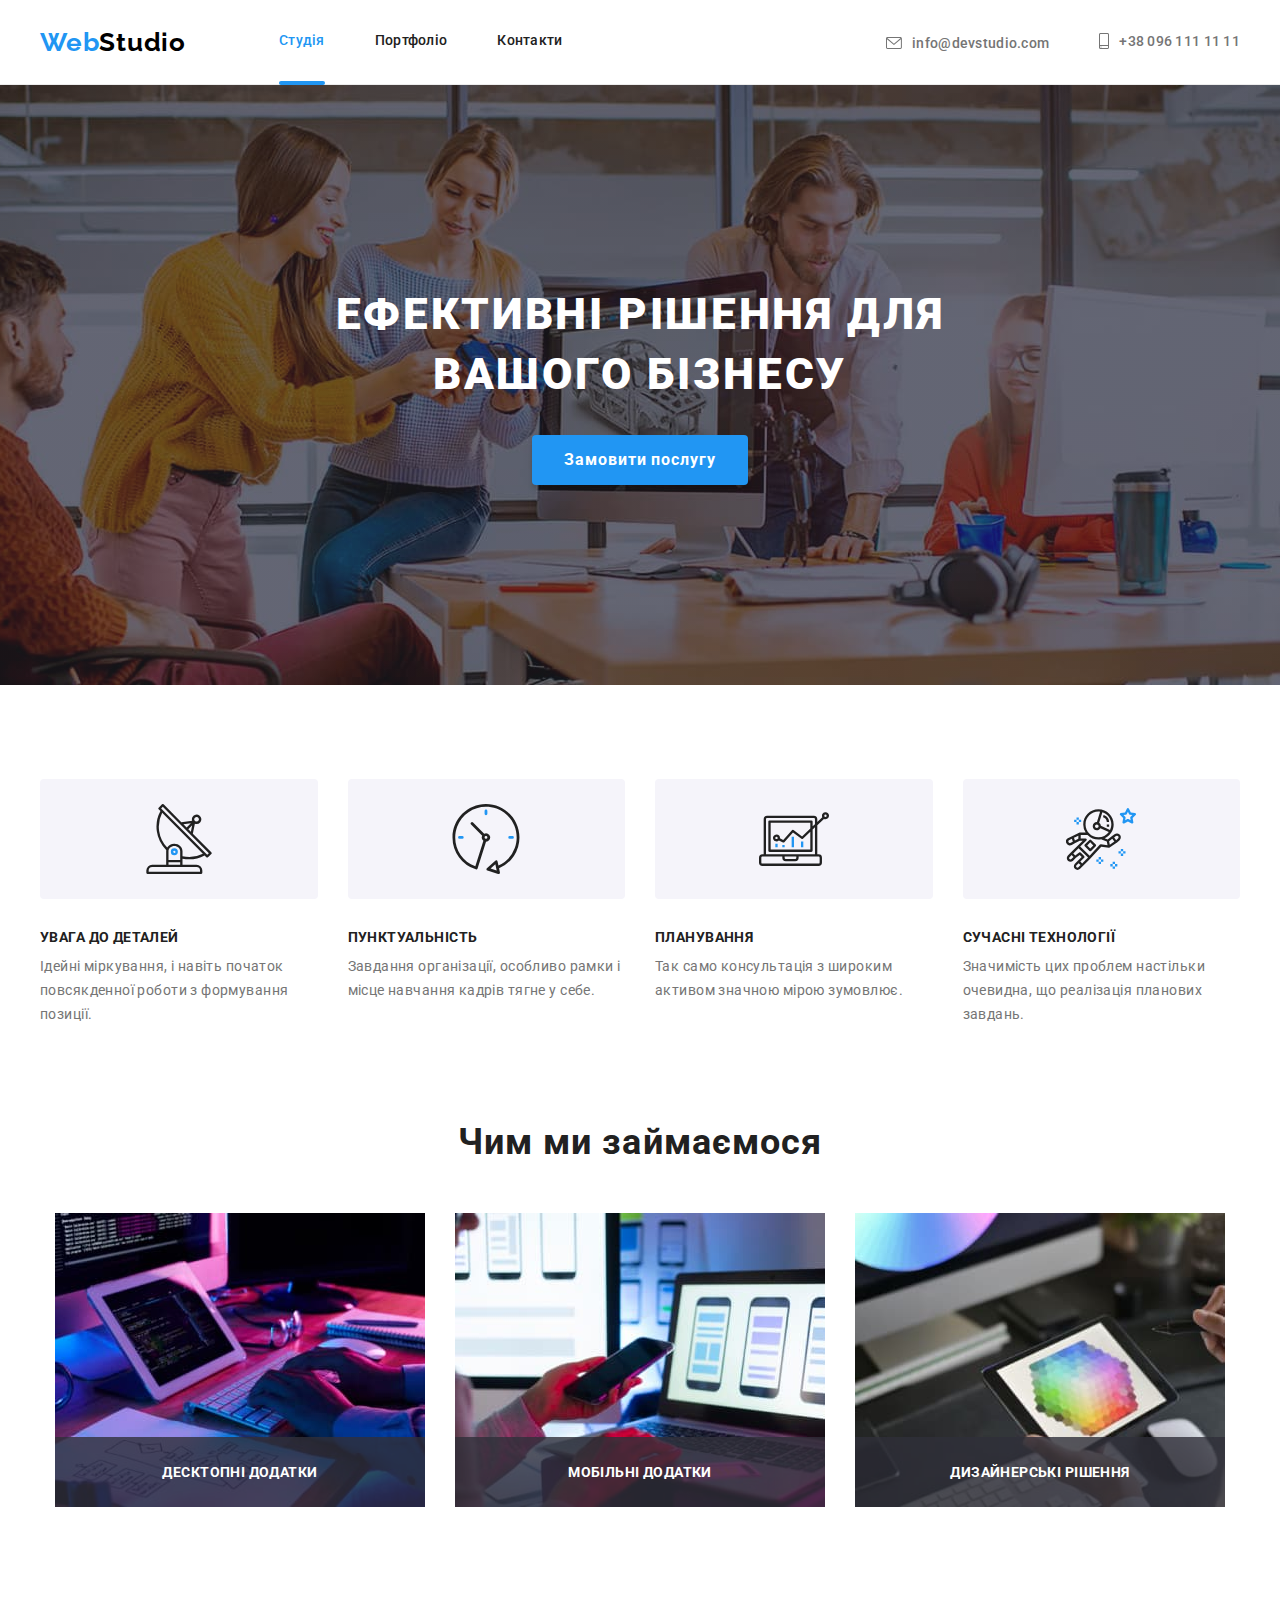
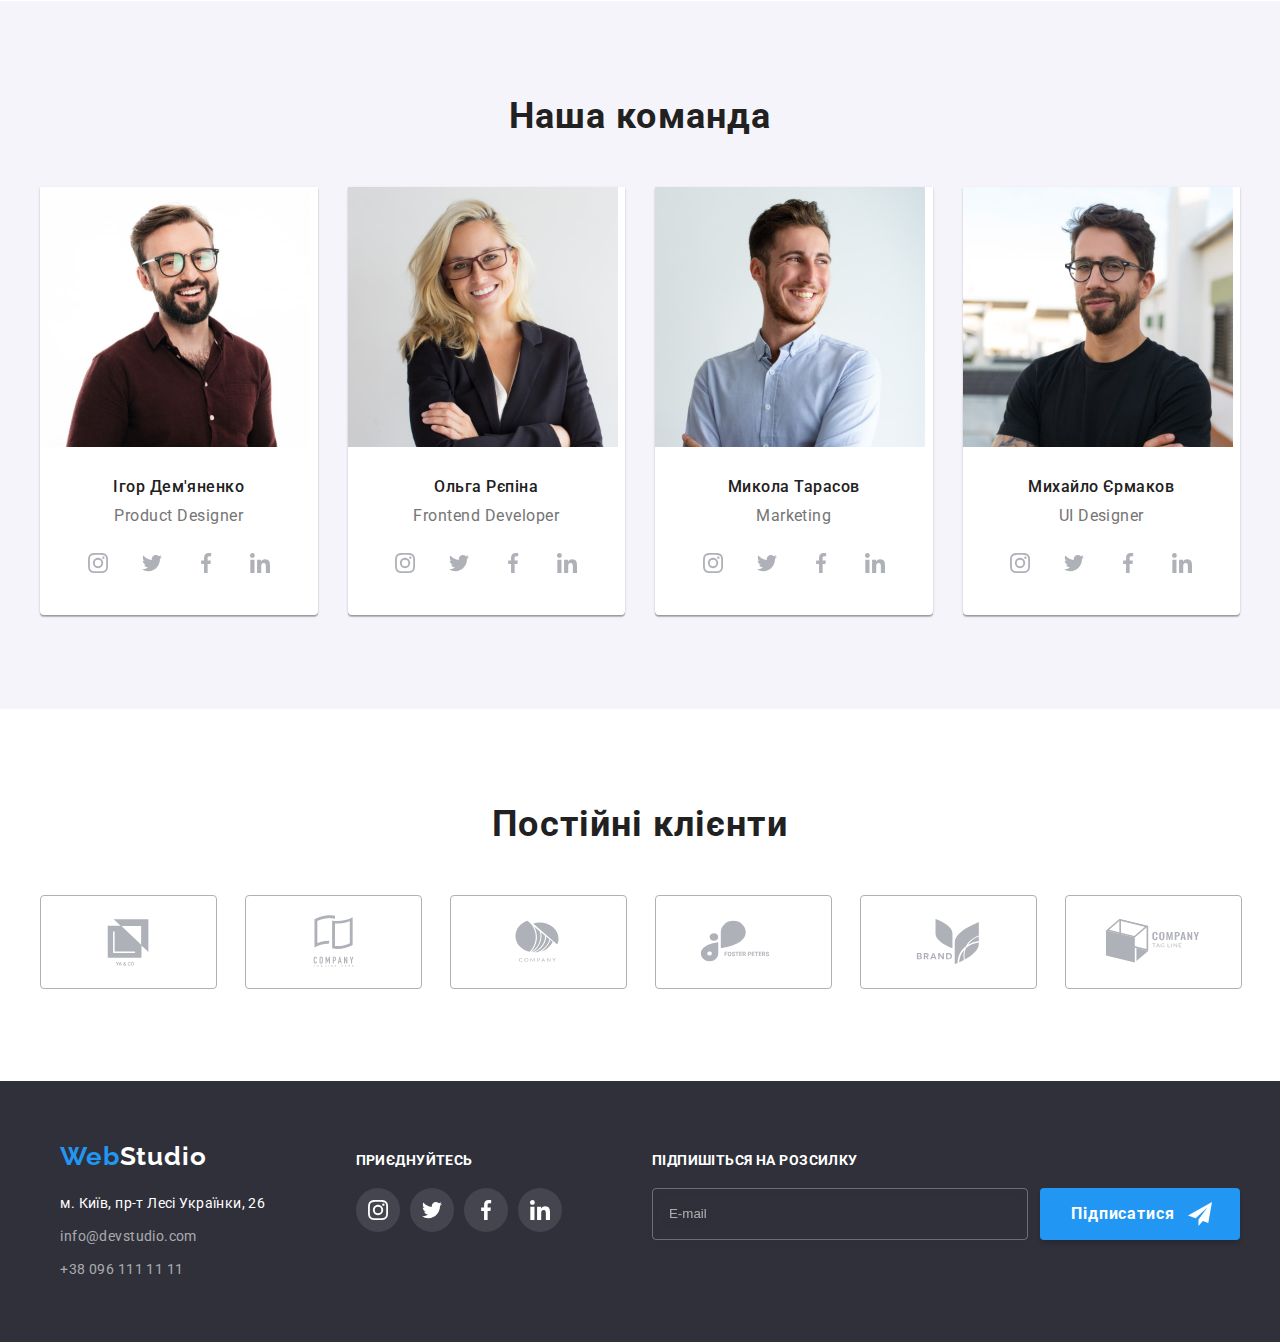
<file: index.html>
<!DOCTYPE html>
<html lang="uk">
<head>
    <meta charset="UTF-8">
    <meta http-equiv="X-UA-Compatible" content="IE=edge">
    <meta name="viewport" content="width=device-width, initial-scale=1.0">
    <title>Студія</title>
    <link rel="preconnect" href="https://fonts.googleapis.com">
    <link rel="preconnect" href="https://fonts.gstatic.com" crossorigin>
    <link 
        rel="stylesheet" 
        href="https://cdnjs.cloudflare.com/ajax/libs/modern-normalize/1.1.0/modern-normalize.min.css" 
        integrity="sha512-wpPYUAdjBVSE4KJnH1VR1HeZfpl1ub8YT/NKx4PuQ5NmX2tKuGu6U/JRp5y+Y8XG2tV+wKQpNHVUX03MfMFn9Q==" 
        crossorigin="anonymous" 
        referrerpolicy="no-referrer" 
    />
    <link href="https://fonts.googleapis.com/css2?family=Raleway:wght@700&family=Roboto:wght@400;500;700;900&display=swap" rel="stylesheet">
    <link rel="stylesheet" href="./CSS/styles.css">
</head>
<body>
    <!-- Header -->
    <header class="header">
        <div class="container container-header">
            <a href="./index.html" class="logo"> <span class="logo-web">Web</span>Studio</a>
        <nav>
            <ul class="list-nav container-beg">
                <li><a class="list-nav-link current container-nav-list" href="./index.html">Студія</a></li>
                <li><a class="list-nav-link container-nav-list" href="./portfolio.html">Портфоліо</a></li>
                <li><a class="list-nav-link container-nav-list" href="#">Контакти</a></li>
            </ul>
        </nav>
        <ul class="list-nav container-list-adres">
            <li>
                <a class="list-contact list-mail" href="mailto:info@devstudio.com">
                    <svg class="mail-icon" width="16" height="12">
                        <use href="./images/icons.svg#icon-mail"></use>
                    </svg>
                    info@devstudio.com
                </a>
            </li>
            
            <li>
                <a class="list-contact list-phone" href="tel:+380961111111">
                    <svg class="phone-logo" width="10" height="16">
                        <use href="./images/icons.svg#icon-smartphone"></use>
                    </svg>
                    +38 096 111 11 11
                </a>
            </li>
        </ul>
        </div>
    </header>
    <main>  
        <!-- Make order -->
        <section class="sec-back">
            <div class="container">
                <h1 class="sec-front"> 
                    Ефективні рішення для
                    <br>
                     вашого бізнесу
                    </h1>
                <div>
                    <button class="sec-button" type="button" data-modal-open>Замовити послугу</button>
                </div>
               </div>
        </section>
        <!-- Features -->
         <section class="section">
            <div class="container">
                <h2 class="visually-hidden">Особливості</h2>
            <ul class="list-nav container-list-main">
                <li class="main-list">
                    <div class="main-icon-iteam">
                        <svg class="main-icon-style"  width="70" height="70">
                            <use href="./images/icons.svg#icon-antenna"></use>
                        </svg>
                    </div>
                    <h3 class="main-list-titel">УВАГА ДО ДЕТАЛЕЙ</h3>
                    <p class="main-list-par">Ідейні міркування, і навіть початок повсякденної роботи з формування позиції.</p>
                </li>
                <li class="main-list">
                    <div class="main-icon-iteam">
                        <svg class="main-icon-style"  width="70" height="70">
                            <use href="./images/icons.svg#icon-clock"></use>
                        </svg>
                    </div>
                    <h3 class="main-list-titel">ПУНКТУАЛЬНІСТЬ</h3>
                    <p class="main-list-par">Завдання організації, особливо рамки і місце навчання кадрів тягне у себе.</p>
                </li>
                <li class="main-list">
                    <div class="main-icon-iteam">
                        <svg class="main-icon-style"  width="70" height="70">
                            <use href="./images/icons.svg#icon-diagram"></use>
                        </svg>
                    </div>
                    <h3 class="main-list-titel">ПЛАНУВАННЯ</h3>
                    <p class="main-list-par">Так само консультація з широким активом значною мірою зумовлює.</p>
                </li>
                <li class="main-list">
                    <div class="main-icon-iteam">
                        <svg class="main-icon-style"  width="70" height="70">
                            <use href="./images/icons.svg#icon-astronaut"></use>
                        </svg>
                    </div>
                    <h3 class="main-list-titel">СУЧАСНІ ТЕХНОЛОГІЇ</h3>
                    <p class="main-list-par">Значимість цих проблем настільки очевидна, що реалізація планових завдань.</p>
                </li>
            </ul>
            </div>
        </section>
        <!-- About -->
        <section class="about section">
            <div class="container">
                <h2 class="titel">Чим ми займаємося</h2>
            <ul class="list-nav container-doing">
                <li>
                    <div class="about-foto-wrap">
                        <img src="./images/box 1.jpg" alt="Coding" width="370" class="foto">
                        <p class="about-foto-text">
                            Десктопні додатки
                        </p>
                    </div>
                    
                </li>
                <li>
                    <div class="about-foto-wrap">
                        <img src="./images/box 2.jpg" alt="Testing" width="370" class="foto">
                        <p class="about-foto-text">
                            Мобільні додатки
                        </p>
                    </div>
                </li>
                <li>
                    <div class="about-foto-wrap">
                        <img src="./images/box 3.jpg" alt="Designing" width="370" class="foto">
                        <p class="about-foto-text">
                            Дизайнерські рішення
                        </p>
                    </div>
                </li>
            </ul>
            </div>
        </section>
        <!-- Our team -->
        <section class="bck-ground section">
            <div class="container">
                <h2 class="titel">Наша команда</h2>
                <ul class="list-nav container-about-team">
                    <li class="last-list">
                        <img src="./images/img.jpg" alt="Ігор Дем'яненко" width="270" height="260" class="foto"> 
                        <div class="common-styles">
                            <h3 class="about-person">Ігор Дем'яненко</h3>
                            <p class="about-work" lang="en">Product Designer</p>
                            <ul class="person-soc-list list-nav">
                                <li class="person-soc-iteam">
                                    <a  class="person-soc-link" href="#">
                                        <svg class="person-soc-icon" width="20" height="20">
                                            <use href="./images/icons.svg#icon-instagram"></use>
                                        </svg>
                                    </a>
                                </li>
                                <li class="person-soc-iteam">
                                    <a  class="person-soc-link" href="#">
                                        <svg class="person-soc-icon" width="20" height="20">
                                        <use href="./images/icons.svg#icon-twitter"></use>
                                    </svg></a>
                                </li>
                                <li class="person-soc-iteam">
                                    <a  class="person-soc-link" href="#">
                                        <svg class="person-soc-icon" width="20" height="20">
                                            <use href="./images/icons.svg#icon-facebook"></use>
                                        </svg>
                                    </a>
                                </li>
                                <li class="person-soc-iteam">
                                    <a  class="person-soc-link" href="#">
                                        <svg class="person-soc-icon" width="20" height="20">
                                            <use href="./images/icons.svg#icon-linkedin"></use>
                                        </svg>
                                    </a>
                                </li>
                            </ul>
                        </div>
                    </li>
                    <li class="last-list">
                        <img src="./images/img2.jpg" alt="Ольга Рєпіна" width="270" height="260" class="foto">
                        <div class="common-styles">
                            <h3 class="about-person">Ольга Рєпіна</h3>
                            <p class="about-work" lang="en">Frontend Developer</p>
                            <ul class="person-soc-list list-nav">
                                <li class="person-soc-iteam">
                                    <a  class="person-soc-link" href="#">
                                        <svg class="person-soc-icon" width="20" height="20">
                                            <use href="./images/icons.svg#icon-instagram"></use>
                                        </svg>
                                    </a>
                                </li>
                                <li class="person-soc-iteam">
                                    <a  class="person-soc-link" href="#">
                                        <svg class="person-soc-icon" width="20" height="20">
                                        <use href="./images/icons.svg#icon-twitter"></use>
                                    </svg></a>
                                </li>
                                <li class="person-soc-iteam">
                                    <a  class="person-soc-link" href="#">
                                        <svg class="person-soc-icon" width="20" height="20">
                                            <use href="./images/icons.svg#icon-facebook"></use>
                                        </svg>
                                    </a>
                                </li>
                                <li class="person-soc-iteam">
                                    <a  class="person-soc-link" href="#">
                                        <svg class="person-soc-icon" width="20" height="20">
                                            <use href="./images/icons.svg#icon-linkedin"></use>
                                        </svg>
                                    </a>
                                </li>
                            </ul>
                        </div>
                    </li>
                    <li class="last-list">
                        <img src="./images/img3.jpg" alt="Микола Тарасов" width="270" height="260" class="foto">
                        <div class="common-styles">
                            <h3 class="about-person">Микола Тарасов</h3>
                            <p class="about-work" lang="en">Marketing</p>
                            <ul class="person-soc-list list-nav">
                                <li class="person-soc-iteam">
                                    <a  class="person-soc-link" href="#">
                                        <svg class="person-soc-icon" width="20" height="20">
                                            <use href="./images/icons.svg#icon-instagram"></use>
                                        </svg>
                                    </a>
                                </li>
                                <li class="person-soc-iteam">
                                    <a  class="person-soc-link" href="#">
                                        <svg class="person-soc-icon" width="20" height="20">
                                        <use href="./images/icons.svg#icon-twitter"></use>
                                    </svg></a>
                                </li>
                                <li class="person-soc-iteam">
                                    <a  class="person-soc-link" href="#">
                                        <svg class="person-soc-icon" width="20" height="20">
                                            <use href="./images/icons.svg#icon-facebook"></use>
                                        </svg>
                                    </a>
                                </li>
                                <li class="person-soc-iteam">
                                    <a  class="person-soc-link" href="#">
                                        <svg class="person-soc-icon" width="20" height="20">
                                            <use href="./images/icons.svg#icon-linkedin"></use>
                                        </svg>
                                    </a>
                                </li>
                            </ul>
                        </div>
                    </li>
                    <li class="last-list">
                        <img src="./images/img4.jpg" alt="Михайло Єрмаков" width="270" height="260" class="foto">
                        <div  class="common-styles">
                            <h3 class="about-person">Михайло Єрмаков</h3>
                            <p class="about-work" lang="en">UI Designer</p>
                            <ul class="person-soc-list list-nav">
                                <li class="person-soc-iteam">
                                    <a  class="person-soc-link" href="#">
                                        <svg class="person-soc-icon" width="20" height="20">
                                            <use href="./images/icons.svg#icon-instagram"></use>
                                        </svg>
                                    </a>
                                </li>
                                <li class="person-soc-iteam">
                                    <a  class="person-soc-link" href="#">
                                        <svg class="person-soc-icon" width="20" height="20">
                                        <use href="./images/icons.svg#icon-twitter"></use>
                                    </svg></a>
                                </li>
                                <li class="person-soc-iteam">
                                    <a  class="person-soc-link" href="#">
                                        <svg class="person-soc-icon" width="20" height="20">
                                            <use href="./images/icons.svg#icon-facebook"></use>
                                        </svg>
                                    </a>
                                </li>
                                <li class="person-soc-iteam">
                                    <a  class="person-soc-link" href="#">
                                        <svg class="person-soc-icon" width="20" height="20">
                                            <use href="./images/icons.svg#icon-linkedin"></use>
                                        </svg>
                                    </a>
                                </li>
                            </ul>
                        </div>
                    </li>
                </ul>
            </div>
        </section>
        <!-- Clients list -->
        <section class="section">
            <div class="container">
                <h2 class="titel">Постійні клієнти</h2>
                <ul class="clients-list list-nav">
                    <li class="clients-iteam">
                        <a class="clients-adres" href="#">
                            <svg class="clients-logo"  width="106" height="60">
                                <use href="./images/icons.svg#icon-Logo"></use>
                            </svg>
                        </a>
                    </li>
                    <li class="clients-iteam">
                        <a class="clients-adres" href="#">
                            <svg class="clients-logo"  width="106" height="60">
                                <use href="./images/icons.svg#icon-Logo-2"></use>
                            </svg>
                        </a>
                    </li>
                    <li class="clients-iteam">
                        <a class="clients-adres" href="#">
                            <svg class="clients-logo" width="106" height="60">
                                <use href="./images/icons.svg#icon-Logo3"></use>
                            </svg>
                        </a>
                    </li>
                    <li class="clients-iteam">
                        <a class="clients-adres" href="#">
                            <svg class="clients-logo" width="106" height="60">
                                <use href="./images/icons.svg#icon-Logo-4"></use>
                            </svg>
                        </a>
                    </li>
                    <li class="clients-iteam">
                        <a class="clients-adres" href="#">
                            <svg class="clients-logo" width="106" height="60">
                                <use href="./images/icons.svg#icon-Logo-5"></use>
                            </svg>
                        </a>
                    </li>
                    <li class="clients-iteam">
                        <a class="clients-adres" href="#">
                            <svg class="clients-logo"  width="106" height="60">
                                <use href="./images/icons.svg#icon-Logo-6"></use>
                            </svg>
                        </a>
                    </li>
                </ul>
            </div>
        </section>
    </main>
    <!-- Footer -->
    <footer class="foot">
        <div class="container-foot container">
            <div class="container-block">
                <a href="./index.html" class="foot-logo" lang="en"> <span class="logo-web">Web</span>Studio</a>
                <ul class="list-nav">
                    <li class="foot-child">
                        <a class="foot-list" href="https://goo.gl/maps/FaGYjTXJcdozZgpE8" target="_blank" rel="noopener noreferrer">м. Київ, пр-т Лесі Українки, 26</a>
                    </li>
                    <li class="foot-child">
                        <a class="foot-info" href="mailto:info@devstudio.com">info@devstudio.com</a>
                    </li>
                    <li class="foot-child">
                        <a class="foot-info" href="tel:++380961111111">+38 096 111 11 11</a>
                    </li>
                </ul>
            </div>
            <div class="container-block">
                <h2 class="foot-titel">приєднуйтесь</h2>
                <ul class="foot-soc-list list-nav">
                    <li class="foot-soc-iteam">
                        <a href="#" class="foot-soc-link">
                            <svg class="foot-soc-icon" width="20" height="20">
                                <use href="./images/icons.svg#icon-instagram"></use>
                            </svg>
                        </a>
                    </li>
                    <li class="foot-soc-iteam">
                        <a href="#" class="foot-soc-link">
                            <svg class="foot-soc-icon" width="20" height="20">
                                <use href="./images/icons.svg#icon-twitter"></use>
                            </svg>
                        </a>
                    </li>
                    <li class="foot-soc-iteam">
                        <a href="#" class="foot-soc-link">
                            <svg class="foot-soc-icon" width="20" height="20">
                                <use href="./images/icons.svg#icon-facebook"></use>
                            </svg>
                        </a>
                    </li>
                    <li class="foot-soc-iteam">
                        <a href="#" class="foot-soc-link">
                            <svg class="foot-soc-icon" width="20" height="20">
                                <use href="./images/icons.svg#icon-linkedin"></use>
                            </svg>
                        </a>
                    </li>
                </ul>
            </div>
            <div class="container-block">
                <h2 class="foot-titel">Підпишіться на розсилку</h2>
                <form class="footer-form">
                    <input type="text" name="online-email" class="input-footer-form" placeholder="E-mail">
                    
                    <button type="submit" class="sec-button subscribe-button"
                        >Підписатися
                        <svg class="send-icon" width="24" height="24">
                             <use href="./images/icons.svg#icon-icon-send"></use>
                        </svg>
                    </button>
                </form>
            </div>

        </div>
        
    </footer>
    <!-- Modal window -->
    <div class="backdrop is-hidden" data-modal>
        <div class="modal">
            <button type="button" class="x-modal" data-modal-close>
                <svg class="x-icon" width="11" height="11">
                    <use href="./images/icons.svg#icon-X"></use>
                </svg>
            </button>
            <p class="modal-titel">Залиште свої дані, ми вам передзвонимо</p>
            <form class="modal-form">
                <label for="user-name" class="modal-text-up">Ім'я</label>
                <div class="input-wrapper">
                    <input 
                      type="text" 
                      name="user-name" 
                      class="modal-input"
                      id="user-name">
                    <svg class="modal-icon" width="18" height="18">
                        <use href="./images/icons.svg#icon-person-black-18dp-1"></use>
                    </svg>
                </div>

                <lable for="user-tel" class="modal-text-up">Телефон</lable>
                <div class="input-wrapper">
                    <input 
                      type="tel" 
                      name="user-tel" 
                      class="modal-input"
                      id="user-tel">
                    <svg class="modal-icon"  width="18" height="18">
                        <use href="./images/icons.svg#icon-phone-black-18dp-1"></use>
                    </svg>
                </div>

                <lable for="user-email" class="modal-text-up">Пошта</lable>
                <div class="input-wrapper">
                    <input 
                      type="email" 
                      name="user-email" 
                      class="modal-input"
                      id="user-email">
                    <svg class="modal-icon"  width="18" height="18">
                        <use href="./images/icons.svg#icon-email-black-18dp-1"></use>
                    </svg>
                </div>
                    
                <div class="modal-field">
                    <label for="user-text" class="modal-text-comment">Коментар</label>
                    <textarea name="user-text" id="user-text" class="modal-comment" placeholder="Введіть текст"></textarea> 
                </div>
                <div class="modal-policy">
                    <input 
                      type="checkbox" 
                      class="modal-check visually-hidden" 
                      name="policy" id="policy">
                    <label for="policy" class="check-text">
                    <span>
                        <svg class="check-icon" width="16" height="15">
                            <use href="./images/icons.svg#icon-Vector"></use>
                        </svg>
                    </span>
                    Погоджуюся з розсилкою та приймаю <a href="#" class="policy-adress">Умови договору</a></label>
                </div>
                <div class="modal-button">
                    <button type="submit" class="sec-button modal-send"> Відправити</button>
                </div>
                
            </form>
        </div>
    </div>
    <script src="./js/modal.js"></script>
</body>
</html>
</file>
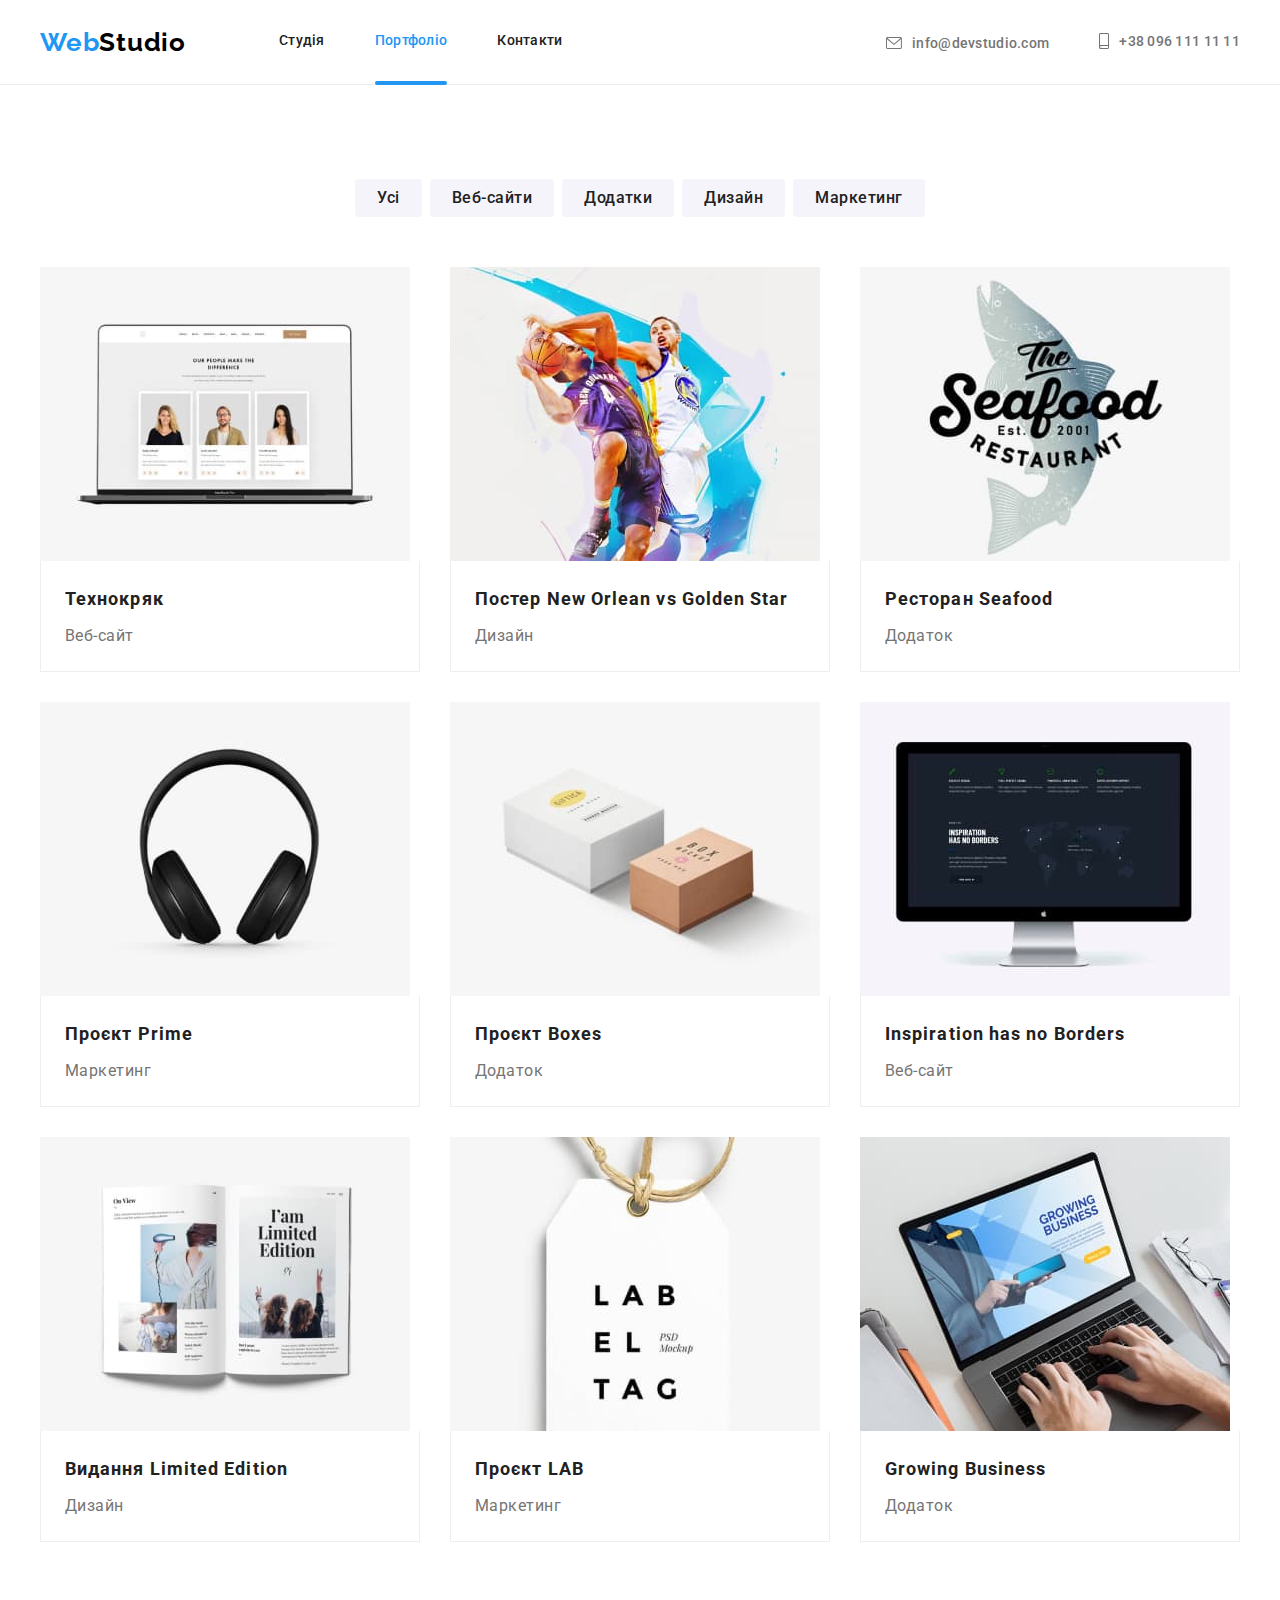
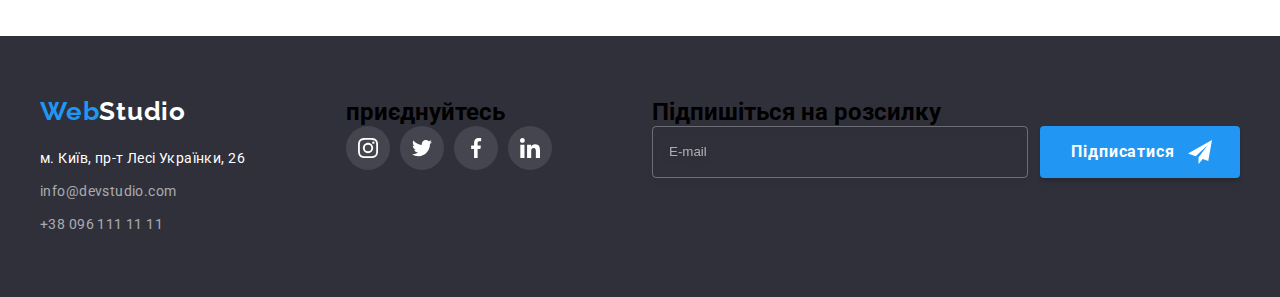
<file: portfolio.html>
<!DOCTYPE html>
<html lang="uk">
<head>
    <meta charset="UTF-8">
    <meta http-equiv="X-UA-Compatible" content="IE=edge">
    <meta name="viewport" content="width=device-width, initial-scale=1.0">
    <title>Портфоліо</title>
    <link rel="preconnect" href="https://fonts.googleapis.com">
    <link rel="preconnect" href="https://fonts.gstatic.com" crossorigin>
    <link 
        rel="stylesheet" 
        href="https://cdnjs.cloudflare.com/ajax/libs/modern-normalize/1.1.0/modern-normalize.min.css" 
        integrity="sha512-wpPYUAdjBVSE4KJnH1VR1HeZfpl1ub8YT/NKx4PuQ5NmX2tKuGu6U/JRp5y+Y8XG2tV+wKQpNHVUX03MfMFn9Q==" 
        crossorigin="anonymous" 
        referrerpolicy="no-referrer" 
    />
    <link href="https://fonts.googleapis.com/css2?family=Raleway:wght@700&family=Roboto:wght@400;500;700;900&display=swap" rel="stylesheet">
    <link rel="stylesheet" href="./CSS/styles.css">
</head>
<body>
    <!-- Header -->
    <header class="header">
        
        <div class="container container-header">
        <a href="./index.html" class="logo"> <span class="logo-web">Web</span>Studio</a>
        <nav>
            <ul class="list-nav container-beg">
                <li><a class="list-nav-link" href="./index.html">Студія</a></li>
                <li><a class="list-nav-link current" href="./portfolio.html">Портфоліо</a></li>
                <li><a class="list-nav-link" href="#">Контакти</a></li>
            </ul>
        </nav>
        <ul class="list-nav container-list-adres">
            <li>
                <a class="list-contact list-mail" href="mailto:info@devstudio.com">
                    <svg class="mail-icon" width="16" height="12">
                        <use href="./images/icons.svg#icon-mail"></use>
                    </svg>
                info@devstudio.com
                </a>
            </li>
            <li>
                <a class="list-contact list-phone" href="tel:+380961111111">
                    <svg class="phone-logo" width="10" height="16">
                        <use href="./images/icons.svg#icon-smartphone"></use>
                    </svg>
                    +38 096 111 11 11
                </a>
            </li>
        </ul>
        </div>
        
    </header>
    <!-- Portfolio -->
    <main>
        
        <section class="section">
            <div class="container">
                <h1 class="visually-hidden">Портфоліо</h1>
                <ul class="list-nav container-filter-nav">
                    <li><button class="sec-btn" type="button">Усі</button></li>
                    <li><button class="sec-btn" type="button">Веб-сайти</button></li>
                    <li><button class="sec-btn" type="button">Додатки</button></li>
                    <li><button class="sec-btn" type="button">Дизайн</button></li>
                    <li><button class="sec-btn" type="button">Маркетинг</button></li>
                </ul>
                <ul class="list-nav container-filter-foto">
                    <li class="filter-border"> 
                        <a href="#" class="portfolio-item-link">
                            <div class="portfolio-top-wrap">
                                <img src="./images/img01.jpg" alt="Технокряк" width="370" height="294" class="foto">
                                <p class="portfolio-top-text">
                                    Ресурс пропонує комплексні пропозиції з 
                                    різним рівнем функціоналу та сервісів. 
                                    Все це дозволить відвідувачу отримати вичерпні 
                                    відомості про компанію чи приватну особу.
                                </p>
                            </div>
                            <div class="portfolio-common-styles">
                                <h2 class="portfolio-done">Технокряк</h2>
                                <p class="portfolio-doing">Веб-сайт</p>
                            </div>
                        </a>
                        
                    </li>
                    <li class="filter-border">
                        <a href="#" class="portfolio-item-link">
                            <div class="portfolio-top-wrap">
                                <img src="./images/img02.jpg" alt="Постер New Orlean vs Golden Star" width="370" height="294" class="foto">
                                <p class="portfolio-top-text">
                                    Ресурс пропонує комплексні пропозиції з 
                                    різним рівнем функціоналу та сервісів. 
                                    Все це дозволить відвідувачу отримати вичерпні 
                                    відомості про компанію чи приватну особу.
                                </p>
                            </div>
                            <div class="portfolio-common-styles">
                                <h2 class="portfolio-done">Постер New Orlean vs Golden Star</h2>
                                <p class="portfolio-doing">Дизайн</p>
                            </div>
                        </a>
                    </li>
                    <li class="filter-border">
                        <a href="#" class="portfolio-item-link">
                            <div class="portfolio-top-wrap">
                                <img src="./images/img03.jpg" alt="Ресторан Seafood" width="370" height="294" class="foto">
                                <p class="portfolio-top-text">
                                    Ресурс пропонує комплексні пропозиції з 
                                    різним рівнем функціоналу та сервісів. 
                                    Все це дозволить відвідувачу отримати вичерпні 
                                    відомості про компанію чи приватну особу.
                                </p>
                            </div>
                            <div class="portfolio-common-styles">
                                <h2 class="portfolio-done">Ресторан Seafood</h2>
                                <p class="portfolio-doing">Додаток</p>
                            </div>
                        </a>
                    </li>
                    <li class="filter-border">
                        <a href="#" class="portfolio-item-link">
                            <div class="portfolio-top-wrap">
                                <img src="./images/img04.jpg" alt="Проєкт Prime" width="370" height="294" class="foto"> 
                                <p class="portfolio-top-text">
                                    Ресурс пропонує комплексні пропозиції з 
                                    різним рівнем функціоналу та сервісів. 
                                    Все це дозволить відвідувачу отримати вичерпні 
                                    відомості про компанію чи приватну особу.
                                </p>
                            </div>
                            <div class="portfolio-common-styles">
                                <h2 class="portfolio-done">Проєкт Prime</h2>
                                <p class="portfolio-doing">Маркетинг</p>
                            </div>
                        </a>
                    </li>
                    <li class="filter-border">
                        <a href="#" class="portfolio-item-link">
                            <div class="portfolio-top-wrap">
                                <img src="./images/img05.jpg" alt="Проєкт Boxes" width="370" height="294" class="foto">
                                <p class="portfolio-top-text">
                                    Ресурс пропонує комплексні пропозиції з 
                                    різним рівнем функціоналу та сервісів. 
                                    Все це дозволить відвідувачу отримати вичерпні 
                                    відомості про компанію чи приватну особу.
                                </p>
                            </div>
                            <div class="portfolio-common-styles">
                                <h2 class="portfolio-done">Проєкт Boxes</h2>
                                <p class="portfolio-doing">Додаток</p>
                            </div>
                        </a>
                    </li>
                    <li class="filter-border">
                        <a href="#" class="portfolio-item-link">
                            <div class="portfolio-top-wrap">
                                <img src="./images/img06.jpg" alt="Inspiration has no Borders" width="370" height="294" class="foto">
                                <p class="portfolio-top-text">
                                    Ресурс пропонує комплексні пропозиції з 
                                    різним рівнем функціоналу та сервісів. 
                                    Все це дозволить відвідувачу отримати вичерпні 
                                    відомості про компанію чи приватну особу.
                                </p>
                            </div>
                            <div class="portfolio-common-styles">
                                <h2 class="portfolio-done" lang="en">Inspiration has no Borders</h2>
                                <p class="portfolio-doing">Веб-сайт</p>
                            </div>
                        </a>
                    </li>
                    <li class="filter-border">
                        <a href="#" class="portfolio-item-link">
                            <div class="portfolio-top-wrap">
                                <img src="./images/img07.jpg" alt="Видання Limited Edition" width="370" height="294" class="foto">
                                <p class="portfolio-top-text">
                                    Ресурс пропонує комплексні пропозиції з 
                                    різним рівнем функціоналу та сервісів. 
                                    Все це дозволить відвідувачу отримати вичерпні 
                                    відомості про компанію чи приватну особу.
                                </p>
                            </div>
                            <div class="portfolio-common-styles">
                                <h2 class="portfolio-done">Видання Limited Edition</h2>
                                <p class="portfolio-doing">Дизайн</p>
                            </div>
                        </a>
                    </li>
                    <li class="filter-border">
                        <a href="#" class="portfolio-item-link">
                            <div class="portfolio-top-wrap">
                                <img src="./images/img08.jpg" alt="Проєкт LAB" width="370" height="294" class="foto">
                                <p class="portfolio-top-text">
                                    Ресурс пропонує комплексні пропозиції з 
                                    різним рівнем функціоналу та сервісів. 
                                    Все це дозволить відвідувачу отримати вичерпні 
                                    відомості про компанію чи приватну особу.
                                </p>
                            </div>
                            <div class="portfolio-common-styles">
                                <h2 class="portfolio-done">Проєкт LAB</h2>
                                <p class="portfolio-doing">Маркетинг</p>
                            </div>
                        </a>
                    </li>
                    <li class="filter-border">
                        <a href="#" class="portfolio-item-link">
                            <div class="portfolio-top-wrap">
                                <img src="./images/img09.jpg" alt="Growing Business" width="370" height="294" class="foto">
                                <p class="portfolio-top-text">
                                    Ресурс пропонує комплексні пропозиції з 
                                    різним рівнем функціоналу та сервісів. 
                                    Все це дозволить відвідувачу отримати вичерпні 
                                    відомості про компанію чи приватну особу.
                                </p>
                            </div>
                            <div class="portfolio-common-styles">
                                <h2 class="portfolio-done" lang="en">Growing Business</h2>
                                <p class="portfolio-doing">Додаток</p>
                            </div>
                        </a>
                    </li>
                </ul>
            </div>
           
        </section>
    </main>
    <!-- Footer -->
    <footer class="foot">
        <div class="container-foot container">
            <div>
                <a href="./index.html" class="foot-logo" lang="en"> <span class="logo-web">Web</span>Studio</a>
                <ul class="list-nav">
                    <li class="foot-child">
                        <a class="foot-list" href="https://goo.gl/maps/FaGYjTXJcdozZgpE8" target="_blank" rel="noopener noreferrer">м. Київ, пр-т Лесі Українки, 26</a>
                    </li>
                    <li class="foot-child">
                        <a class="foot-info" href="mailto:info@devstudio.com">info@devstudio.com</a>
                    </li>
                    <li class="foot-child">
                        <a class="foot-info" href="tel:++380961111111">+38 096 111 11 11</a>
                    </li>
                </ul>
            </div>
            <div class="container-block">
                <h2 class="dsd">приєднуйтесь</h2>
                <ul class="foot-soc-list list-nav">
                    <li class="foot-soc-iteam">
                        <a href="#" class="foot-soc-link">
                            <svg class="foot-soc-icon" width="20" height="20">
                                <use href="./images/icons.svg#icon-instagram"></use>
                            </svg>
                        </a>
                    </li>
                    <li class="foot-soc-iteam">
                        <a href="#" class="foot-soc-link">
                            <svg class="foot-soc-icon" width="20" height="20">
                                <use href="./images/icons.svg#icon-twitter"></use>
                            </svg>
                        </a>
                    </li>
                    <li class="foot-soc-iteam">
                        <a href="#" class="foot-soc-link">
                            <svg class="foot-soc-icon" width="20" height="20">
                                <use href="./images/icons.svg#icon-facebook"></use>
                            </svg>
                        </a>
                    </li>
                    <li class="foot-soc-iteam">
                        <a href="#" class="foot-soc-link">
                            <svg class="foot-soc-icon" width="20" height="20">
                                <use href="./images/icons.svg#icon-linkedin"></use>
                            </svg>
                        </a>
                    </li>
                </ul>
            </div>
            <div class="container-block">
                <h2 class="dsd">Підпишіться на розсилку</h2>
                <form class="footer-form">
                    <input type="text" name="online-email" class="input-footer-form" placeholder="E-mail">
                    
                    <button type="submit" class="sec-button subscribe-button"
                        >Підписатися
                        <svg class="send-icon" width="24" height="24">
                             <use href="./images/icons.svg#icon-icon-send"></use>
                        </svg>
                    </button>
                </form>
            </div>

        </div>
    </footer>
</body>
</html>
</file>
<file: CSS/styles.css>
:root{
    --color-black: #000000;
    --color-blue: blue;
    --color-nav-link: #212121;
    --color-light-blue: #2196F3;
    --color-gray: #757575;
    --back-ground: #2F303A;
    --color-white: #FFFFFF;
    --bck-ground: #F5F4FA;
    --color-btn: #188CE8;
    --border: #ECECEC;
    --border-portfolio: #EEEEEE;
    --icon-color: #AFB1B8;
}

*{
    margin: 0;
    padding: 0;
}


h1,
h2,
h3,
h4,
h5,
h6,
p{
    margin: 0;
}

button{
    cursor: pointer;
}

body{
    font-family: "Roboto", sans-serif;
}


/* ----- Common CSS-styles ----- */
.container{
    width: 1200px;
    padding-left: 15px;
    padding-right: 15px;
    margin: 0 auto;
}




.sec-button{
    font-family: "Roboto", sans-serif;
    font-weight: 700;
    font-size: 16px;
    line-height: 1.875;
    letter-spacing: 0.06em;
    color: var(--color-white);
    border: none;
    background: var(--color-light-blue);
    box-shadow: 0px 4px 4px rgba(0, 0, 0, 0.15);
    border-radius: 4px;
    cursor: pointer;
    justify-content: center;
    padding-top: 10px;
    padding-bottom: 10px;
    padding-left: 32px;
    padding-right: 32px;
    transition: background-color 250ms cubic-bezier(0.4, 0, 0.2, 1);
}
.sec-button:hover,
.sec-button:focus{
    background-color: var(--color-btn);
}


.visually-hidden{
    position: absolute;
    white-space: nowrap;
    width: 1px;
    height: 1px;
    overflow: hidden;
    border: 0;
    padding: 0;
    clip: rect(0 0 0 0);
    clip-path: inset(50%);
    margin: -1px;
}




.list-nav{
    list-style: none;  
    
}

.section{
    padding-top: 94px;
    padding-bottom: 94px;
}



.titel{
    display: flex;
    justify-content: center;
    font-weight: 700;
    font-size: 36px;
    line-height: 1.1666;
    letter-spacing: 0.03em;
    color: var(--color-nav-link);
    margin-bottom: 50px;
}




/* ----- Header ----- */

.header a{
    text-decoration: none;
}

.header{
    border-bottom: 1px solid var(--border);
}


.container-header{
    display: flex;
    justify-content: space-between;
    align-items: center;
    margin-bottom: 0;
}

.logo, .logo-web{
    font-family: 'Raleway';
    font-style: normal;
    font-weight: 700;
    font-size: 26px;
    line-height: 1.1923;
    letter-spacing: 0.03em;
}

.logo{
    color: var(--color-black);
    display: block;
}
.logo-web{
    color: var(--color-light-blue);
}

.container-beg{
    cursor: pointer;
    display: flex;
    gap: 50px;
    margin-left: 93px;

}


.list-nav-link{
    display: block;
    list-style: none;
    font-weight: 500;
    font-size: 14px;
    line-height: 1.1428;
    letter-spacing: 0.02em;
    color: var(--color-nav-link);
    padding-top: 32px;
    padding-bottom: 32px;
    transition: color 250ms cubic-bezier(0.4, 0, 0.2, 1);
}

.current{
    color: var(--color-light-blue);
}

.current::after{
    content: '';
    height: 4px;
    background-color: var(--color-light-blue);
    display: flex;
    border-radius: 2px;
    position: relative;
    top: 33px;
}

.container-nav-list{
    padding-bottom: 32px;
}

.container-list-adres{
    display: flex;
    justify-content: end;
    align-items: baseline;
    gap: 50px;
    margin-left: auto;
}



.list-mail,
.list-phone{
    transition: color 250ms cubic-bezier(0.4, 0, 0.2, 1);
}


.list-nav-link:hover,
.list-nav-link:focus,
.list-mail:hover,
.list-mail:focus,
.list-phone:hover,
.list-phone:focus{
    color:var(--color-light-blue);
}


.mail-icon{
    fill: currentColor;
}

.list-contact {
    font-weight: 500;
    font-size: 14px;
    line-height: 1.1428;
    letter-spacing: 0.02em;
    color: var(--color-gray);
    display: block;
    display: flex;
    justify-content: center;
    align-items: center;
    gap: 10px;
}

.phone-logo{
    fill: currentColor;
}


/* ----- Make-order ----- */

.sec-back{
    background: var(--back-ground);
    padding-top: 200px;
    padding-bottom: 200px;
    text-align: center;
    max-width: 1600px;
    background-image: linear-gradient( 
        rgba(47, 48, 58, 0.4),  
        rgba(47, 48, 58, 0.4)
        ),
        url(../images/baclground\ img.jpg);
    background-repeat: no-repeat;
    background-position: center;
    block-size: auto;
    background-size: cover;
    margin: 0 auto;
    
}

.container-order{
    display: flex;
    flex-direction: column;
}

.sec-front{
    display: flex;
    flex-direction: column;
    font-weight: 900;
    font-size: 44px;
    line-height: 1.3636;
    text-align: center;
    letter-spacing: 0.06em;
    text-transform: uppercase;
    color: var(--color-white);
    margin-bottom: 30px;
}

/* ----- Features ----- */

.container-list-main{
    display: flex;
    justify-content: space-between;
    gap: 30px;
}


.main-list{
    list-style: none;
    margin: 0;
    padding: 0;
    flex-basis: calc((100% - 90px) / 4);
}

.main-icon-iteam{
    height: 120px;
    display: flex;
    align-items: center;
    justify-content: center;
    background-color: var(--bck-ground);
    border-radius: 4px;
    margin-bottom: 30px;
}


.main-list-titel{
    font-weight: 700;
    font-size: 14px;
    line-height: 1.1428;
    letter-spacing: 0.03em;
    text-transform: uppercase;
    color: var(--color-nav-link);
    margin-bottom: 10px;
}

.main-list-par{
    font-weight: 400;
    font-size: 14px;
    line-height: 1.7142;
    letter-spacing: 0.03em;
    color: var(--color-gray);
}


/* ----- About ----- */

.container-doing{
    display: flex;
    justify-content: center;
    gap: 30px;
}

.about-foto-wrap{
    position: relative;
}

.foto{
    display: block;
    max-width: 100%;
}

.section.about{
    padding-top: 0;
}

.about-foto-text{
    font-family: 'Roboto';
    font-weight: 700;
    font-size: 14px;
    line-height: 1.1428;
    text-align: center;
    letter-spacing: 0.03em;
    text-transform: uppercase;
    color: var(--color-white);
    background: rgba(47, 48, 58, 0.8);
    
    position: absolute;
    width: 100%;
    bottom: 0;
    left: 0;
    padding-top: 27px;
    padding-bottom: 27px;
}

/* ----- Our team ----- */


.bck-ground{
    background: var(--bck-ground);
}

.container-about-team{
    display: flex;
    gap: 30px;
    justify-content: center;

}

.last-list{
    background: var(--color-white);
    box-shadow: 0px 1px 3px rgba(0, 0, 0, 0.12), 0px 1px 1px rgba(0, 0, 0, 0.14), 0px 2px 1px rgba(0, 0, 0, 0.2);
    border-radius: 0px 0px 4px 4px;
    flex-basis: calc((100% - 90px) / 4);
}


.common-styles{
    font-size: 16px;
    line-height: 1.1875;
    text-align: center;
    letter-spacing: 0.03em;
    padding-top: 30px;
    padding-bottom: 30px;
}

.about-person{
    font-weight: 500;
    font-size: 16px;
    line-height: 1.1875;
    color: var(--color-nav-link);
    margin-bottom: 10px;
}

.about-work{
    font-weight: 400;
    color: var(--color-gray);
    margin-bottom: 16px;
}


.person-soc-list{
    display: flex;
    gap: 10px;
    justify-content: center;
}

.person-soc-iteam{
    width: 44px;
    height: 44px;
}

.person-soc-link{
    width: 100%;
    height: 100%;
    border-radius: 50%;
    display: flex;
    align-items: center;
    justify-content: center;
    color: var(--icon-color);
    transition: background-color 250ms cubic-bezier(0.4, 0, 0.2, 1), color 250ms cubic-bezier(0.4, 0, 0.2, 1);
}

.person-soc-icon{
    fill: currentColor;
}

.person-soc-link:hover,
.person-soc-link:focus{
    background-color: var(--color-light-blue);
    color: var(--color-white);
}

/* Clients list */

.clients-list{
    display: flex;
    gap: 30px;
    justify-content: center;
}

.clients-iteam{
    flex-basis: calc((100% - 150px) / 6);
    height: 92px;
}

.clients-adres{
    width: 100%;
    height: 100%;
    display: flex;
    align-items: center;
    justify-content: center;
    color: var(--icon-color);
    border: 1px solid;
    border-color: var(--icon-color);
    border-radius: 4px;
    transition: background-color 250ms cubic-bezier(0.4, 0, 0.2, 1), color 250ms cubic-bezier(0.4, 0, 0.2, 1);
}

.clients-logo,
.clients-iteam{
    fill: currentColor;
}

.clients-adres:hover,
.clients-adres:focus{
    border-color: var(--color-light-blue);
    color: var(--color-light-blue);
}

/* ----- Footer ----- */

.foot{
    background: var(--back-ground);
    padding-top: 60px;
    padding-bottom: 60px;
}

.container-foot{
    align-items: baseline;
    display: flex;
    gap: 70px;
}

.container-block{
    margin-left: auto;
}

.foot-logo{
    font-family: 'Raleway';
    font-style: normal;
    font-weight: 700;
    font-size: 26px;
    line-height: 1.1923;
    letter-spacing: 0.03em;
    color: var(--color-white);
    text-decoration: none;
    display: flex;
    justify-content: flex-start;
    margin-bottom: 20px;
    display: inline-block;
}

.foot-child:not(:last-child){
    margin-bottom: 9px;
}

.foot-list{
    font-style: normal;
    font-size: 14px;
    line-height: 1.7142;
    letter-spacing: 0.03em;
    color: var(--color-white);
    text-decoration: none;
    display: block;
    transition: color 250ms cubic-bezier(0.4, 0, 0.2, 1);
}

.foot-list:hover,
.foot-list:focus,
.foot-info:hover,
.foot-info:focus{
    color:var(--color-light-blue);
}

.foot-info{
    font-style: normal;
    font-size: 14px;
    line-height: 1.7142;
    letter-spacing: 0.03em;
    color: rgba(255, 255, 255, 0.6);
    text-decoration: none;
    display: block;
    transition: color 250ms cubic-bezier(0.4, 0, 0.2, 1);
}    


.foot-titel{
    font-weight: 700;
    font-size: 14px;
    line-height: 1.1428;
    letter-spacing: 0.03em;
    text-transform: uppercase;
    margin-bottom: 20px;
    color: var(--color-white);
    
}


.foot-soc-list{
    display: flex;
    gap: 10px;
    justify-content: center;
    align-items: center;
    justify-content: flex-start;
}

.foot-soc-iteam{
    width: 44px;
    height: 44px;
}
.foot-soc-link{
    width: 100%;
    height: 100%;
    border-radius: 50%;
    display: flex;
    align-items: center;
    justify-content: center;
    color: var(--color-white);
    background: rgba(255, 255, 255, 0.1);
    transition: background-color 250ms cubic-bezier(0.4, 0, 0.2, 1), color 250ms cubic-bezier(0.4, 0, 0.2, 1);
}

.foot-soc-icon{
    fill: currentColor;
}

.foot-soc-link:hover,
.foot-soc-link:focus{
    background-color: var(--color-light-blue);
    color: var(--color-white);
}

.footer-form{
    display: flex;
    gap: 12px;
}

.input-footer-form{
    width: 358px;
    height: 50px;
    padding-left: 16px;
    border: 1px solid rgba(255, 255, 255, 0.3);
    filter: drop-shadow(0px 4px 4px rgba(0, 0, 0, 0.15));
    border-radius: 4px;
    background-color: transparent;
    outline: transparent;
    color: rgba(255, 255, 255, 0.6);
    transition: border-color 250ms cubic-bezier(0.4, 0, 0.2, 1);
}


.input-footer-form::placeholder{
    color: rgba(255, 255, 255, 0.6);
}


.input-footer-form:hover,
.input-footer-form:focus{
    border-color: var(--color-light-blue);
}


.subscribe-button{
    width: 200px;
    padding: 10px 62px 10px 28px;
    position: relative;
    display: flex;
    align-items: center;
    justify-content: center;
    color: var(--color-white);
}

.send-icon{
    width: 24px;
    height: 24px;
    position: absolute;
    display: block;
    right: 28px;
    fill: currentColor;
}


/* ---- Portfolio ----- */

.container-filter-nav{
    display: flex;
    justify-content: center;
    gap: 8px;
    margin-bottom: 50px;
}

.sec-btn{
    font-family: "Roboto", sans-serif;
    font-weight: 500;
    font-size: 16px;
    line-height: 1.625;
    text-align: center;
    letter-spacing: 0.03em;
    color: var(--color-nav-link);
    background: var(--bck-ground);
    border-radius: 4px;
    display: flex;
    align-items: center;
    border: none;
    padding: 6px 22px;
    transition: border-radius 250ms cubic-bezier(0.4, 0, 0.2, 1), 
        color 250ms cubic-bezier(0.4, 0, 0.2, 1),
        box-shadow 250ms cubic-bezier(0.4, 0, 0.2, 1),
        background 250ms cubic-bezier(0.4, 0, 0.2, 1);
}

.sec-btn:hover,
.sec-btn:focus{
    background: var(--color-light-blue);    
    box-shadow: 0px 3px 1px rgba(0, 0, 0, 0.1), 0px 1px 2px rgba(0, 0, 0, 0.08), 0px 2px 2px rgba(0, 0, 0, 0.12);  
    color: var(--color-white);

}

.container-filter-foto{
    display: flex;
    flex-wrap: wrap;
    justify-content: center;
    gap: 30px;
    
}

.filter-border{
    flex-basis: calc((100% - 60px) / 3);
    background: var(--color-white);
}

.portfolio-item-link{
    display: block;
    text-decoration: none;
    transition: box-shadow 250ms cubic-bezier(0.4, 0, 0.2, 1);
}

.portfolio-item-link:hover,
.portfolio-item-link:focus{
    box-shadow: 0px 1px 1px rgba(0, 0, 0, 0.12), 0px 4px 4px rgba(0, 0, 0, 0.06), 1px 4px 6px rgba(0, 0, 0, 0.16);
    
}

.portfolio-top-wrap{
    position: relative;
    overflow: hidden;
}

.portfolio-item-link:hover .portfolio-top-text , 
.portfolio-item-link:focus .portfolio-top-text { 
    transform: translateY(0);
}

.portfolio-top-text{
    font-family: 'Roboto';
    font-weight: 400;
    font-size: 18px;
    line-height: 1.5555;
    letter-spacing: 0.03em;

    position: absolute;
    top: 0;
    padding: 63px 24px 63px 24px;
    height: 100%;

    color: var(--color-white);
    background: rgba(33, 150, 243, 0.9);
    box-shadow: 0px 4px 4px rgba(0, 0, 0, 0.25), 0px 4px 4px rgba(0, 0, 0, 0.25);
    
    transform: translateY(100%);
    transition: transform 250ms cubic-bezier(0.4, 0, 0.2, 1);
}

.portfolio-common-styles{
    padding-top: 20px;
    padding-bottom: 20px;
    padding-left: 24px;
    padding-right: 24px;
    border-right: 1px solid var(--border-portfolio);
    border-bottom: 1px solid var(--border-portfolio);
    border-left: 1px solid var(--border-portfolio);
    
}

.portfolio-done{
    font-weight: 700;
    font-size: 18px;
    line-height: 2;
    letter-spacing: 0.06em;
    color: var(--color-nav-link);
    margin-bottom: 4px;
    text-decoration: none;
}

.portfolio-doing{
    font-weight: 400;
    font-size: 16px;
    line-height: 1.875;
    letter-spacing: 0.03em;
    color: var(--color-gray);
    text-decoration: none;
}

/* ----- Modal window ----- */

.backdrop{
    position: fixed;
    top: 0;
    width: 100%;
    height: 100%;
    background: rgba(0, 0, 0, 0.2);
    transition: opacity 250ms cubic-bezier(0.4, 0, 0.2, 1), visibility 250ms cubic-bezier(0.4, 0, 0.2, 1);
}

.is-hidden{
    opacity: 0;
    visibility: hidden;
    pointer-events: none;
}

.modal{
    width: 528px;
    max-height: 581px;
    background: #FFFFFF;
    box-shadow: 0px 1px 3px rgba(0, 0, 0, 0.12), 0px 1px 1px rgba(0, 0, 0, 0.14), 0px 2px 1px rgba(0, 0, 0, 0.2);
    border-radius: 4px;
    position: absolute;
    top: 50%;
    left: 50%;
    transform: translate(-50%, -50%) scale(1);
    transition: transform 250ms cubic-bezier(0.4, 0, 0.2, 1);
    padding: 40px;
}

.backdrop.is-hidden .modal{
    transform: translate(-50%, -50%) scale(0);

}

.x-modal{
    position: absolute;
    right: 8px;
    top: 8px;
    height: 30px;
    width: 30px;
    background: var(--color-white);
    border: 1px solid rgba(0, 0, 0, 0.1);
    border-radius: 50%;
    display: flex;
    align-items: center;
    justify-content: center;
    transition: color 250ms cubic-bezier(0.4, 0, 0.2, 1), background-color 250ms cubic-bezier(0.4, 0, 0.2, 1);
}

.x-modal:hover,
.x-modal:focus{
    background-color: var(--color-white);
    color: var(--color-light-blue);
}

.x-icon{
    fill: currentColor;
}

.modal-titel{
    font-style: normal;
    font-weight: 700;
    font-size: 20px;
    line-height: 1.15;
    text-align: center;
    letter-spacing: 0.03em;
    color: var(--color-nav-link);
    margin-bottom: 12px;
}

.modal-text-up{
    font-style: normal;
    font-weight: 400;
    font-size: 12px;
    line-height: 1.1666;
    letter-spacing: 0.01em;
    color: var(--color-gray);
    display: block;
    position: relative;
}

.input-wrapper{
    position: relative;
    margin-top: 4px;
    margin-bottom: 10px;
}

.modal-input{
    font-size: 12px;
    width: 100%;
    height: 40px;
    border: 1px solid rgba(33, 33, 33, 0.2);
    border-radius: 4px;
    padding-left: 42px;
    outline: transparent;
    transition: fill 250ms cubic-bezier(0.4, 0, 0.2, 1), border-color 250ms cubic-bezier(0.4, 0, 0.2, 1);
}

.modal-input:focus,
.modal-input:hover{
    border-color: var(--color-light-blue);
}

.modal-input:focus + .modal-icon{
    fill: var(--color-light-blue);
}

.modal-input:hover + .modal-icon{
    fill: var(--color-light-blue);
}

.modal-icon{
    position: absolute;
    left: 12px;
    top: 50%;
    transform: translateY(-50%);
    transition: fill 250ms cubic-bezier(0.4, 0, 0.2, 1);
}

.modal-field{
    width: 100%;
    height: 138px;
    margin-bottom: 20px;
}

.modal-text-comment{
    font-style: normal;
    font-weight: 400;
    font-size: 12px;
    line-height: 1.1666;
    letter-spacing: 0.01em;
    color: var(--color-gray);
    display: block;
    position: relative;
    margin-bottom: 4px;
}

.modal-comment{
    font-size: 12px;
    width: 100%;
    height: 120px;
    border: 1px solid rgba(33, 33, 33, 0.2);
    border-radius: 4px;
    resize: none;
    padding: 12px 16px 12px 16px;
    transition: color 250ms cubic-bezier(0.4, 0, 0.2, 1), border-color 250ms cubic-bezier(0.4, 0, 0.2, 1);
    outline: transparent;
}

.modal-comment::placeholder{
    color: rgba(117, 117, 117, 0.5);
}

.modal-comment:hover,
.modal-comment:focus{
    border-color: var(--color-light-blue);
    color: var(--color-nav-link);
}

.modal-check{
    transition: border-color 250ms cubic-bezier(0.4, 0, 0.2, 1);
}

.modal-check:focus + .check-text span { 
    border-color: var(--color-light-blue);
}

.modal-check:hover + .check-text span { 
    border-color: var(--color-light-blue);
}

.check-text{
    font-style: normal;
    font-weight: 400;
    font-size: 14px;
    line-height: 1.7142;
    letter-spacing: 0.03em;
    color: var(--color-gray);
    display: flex;
    align-items: center;
    text-align: center;
    
}

.check-text span{
    width: 16px;
    height: 15px;
    border: 2px solid var(--color-black);
    border-radius: 2px;
    display: flex;
    align-items: center;
    justify-content: center;
    fill: transparent;
    margin-left: 12px;
    margin-right: 8px;
    transition: border-color 250ms cubic-bezier(0.4, 0, 0.2, 1);
}

.modal-check:checked + .check-text span{
    background-color: var(--color-light-blue);
    border: none;
    fill: var(--color-white);
}


.policy-adress{
    font-style: normal;
    font-weight: 400;
    font-size: 14px;
    line-height: 1.7142;
    letter-spacing: 0.03em;
    text-decoration-line: underline;
    margin-left: 5px;
    color: var(--color-light-blue);
}

.modal-button{
    display: flex;
    justify-content: center;
    align-items: center;
    margin-top: 30px;
    mask-border: 0px;
}

.modal-send{
    width: 200px;
    padding: 10px 52px 10px 52px;
}
</file>
